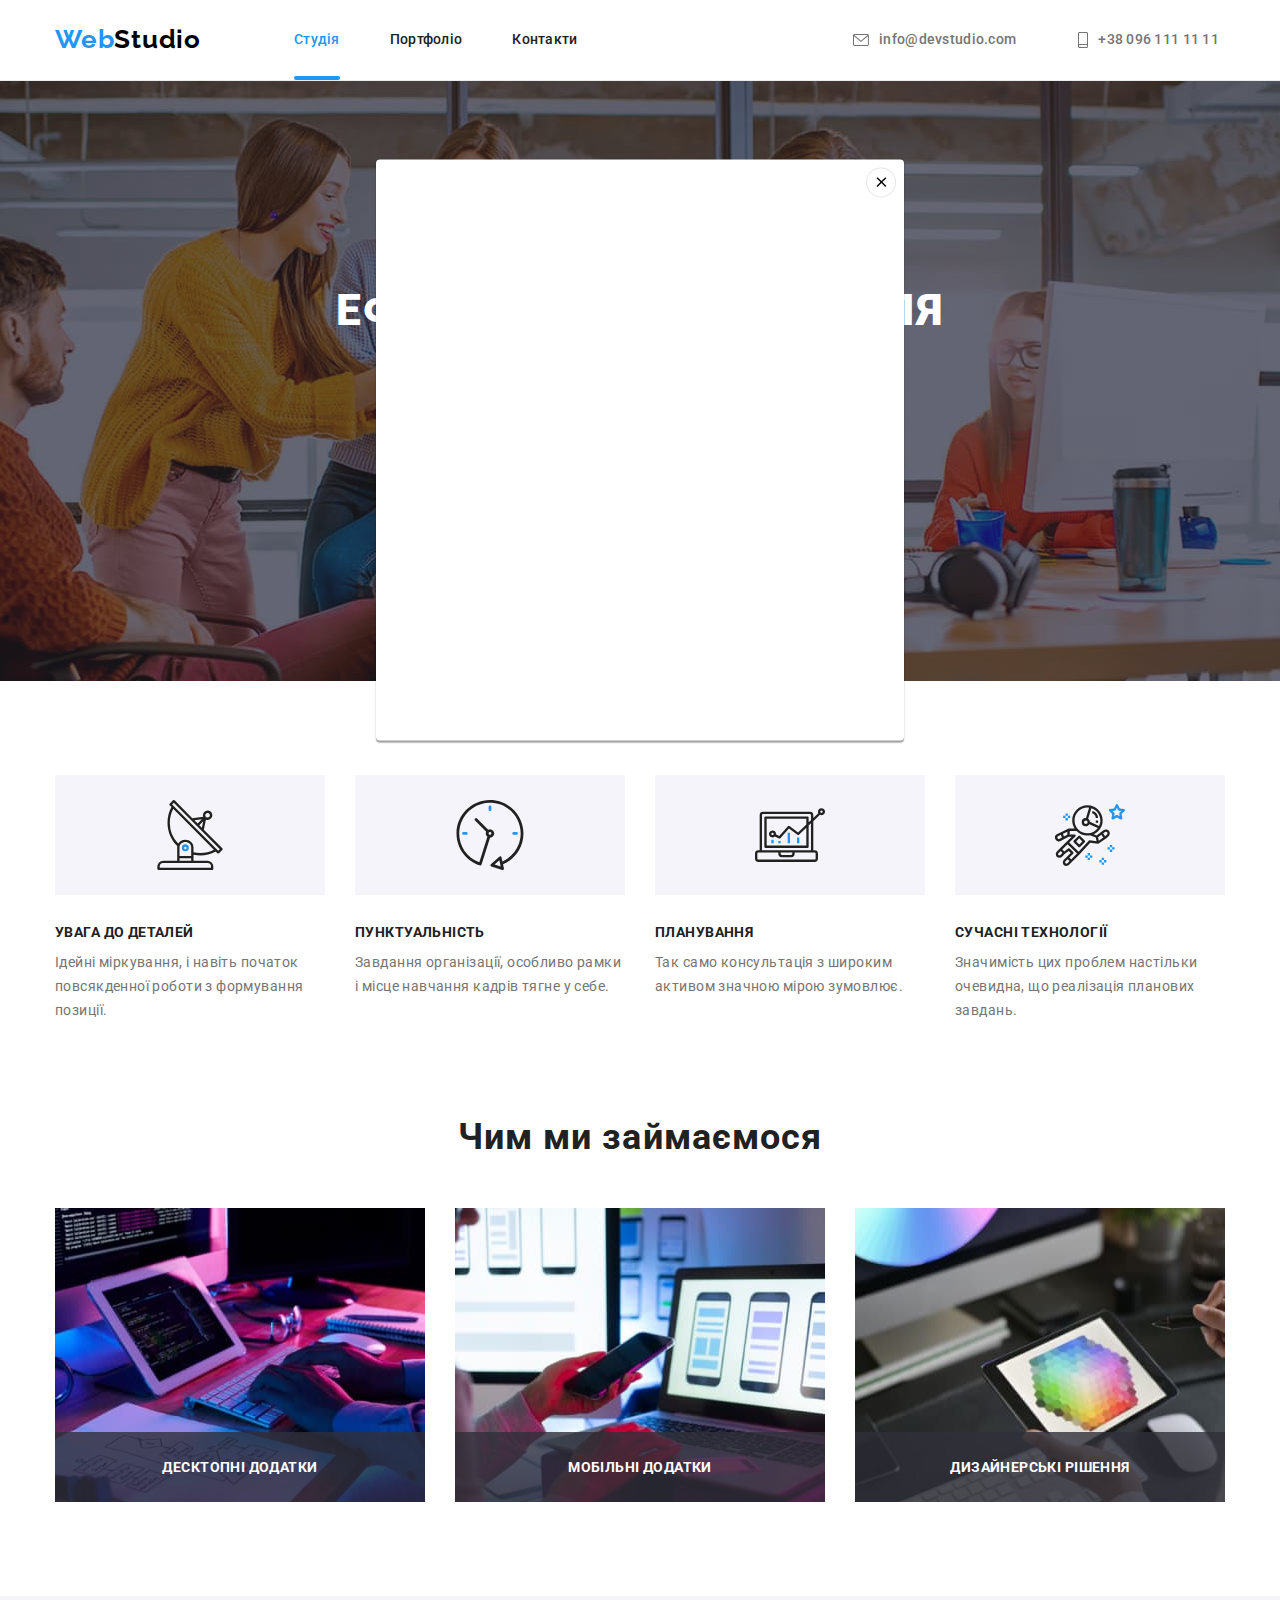
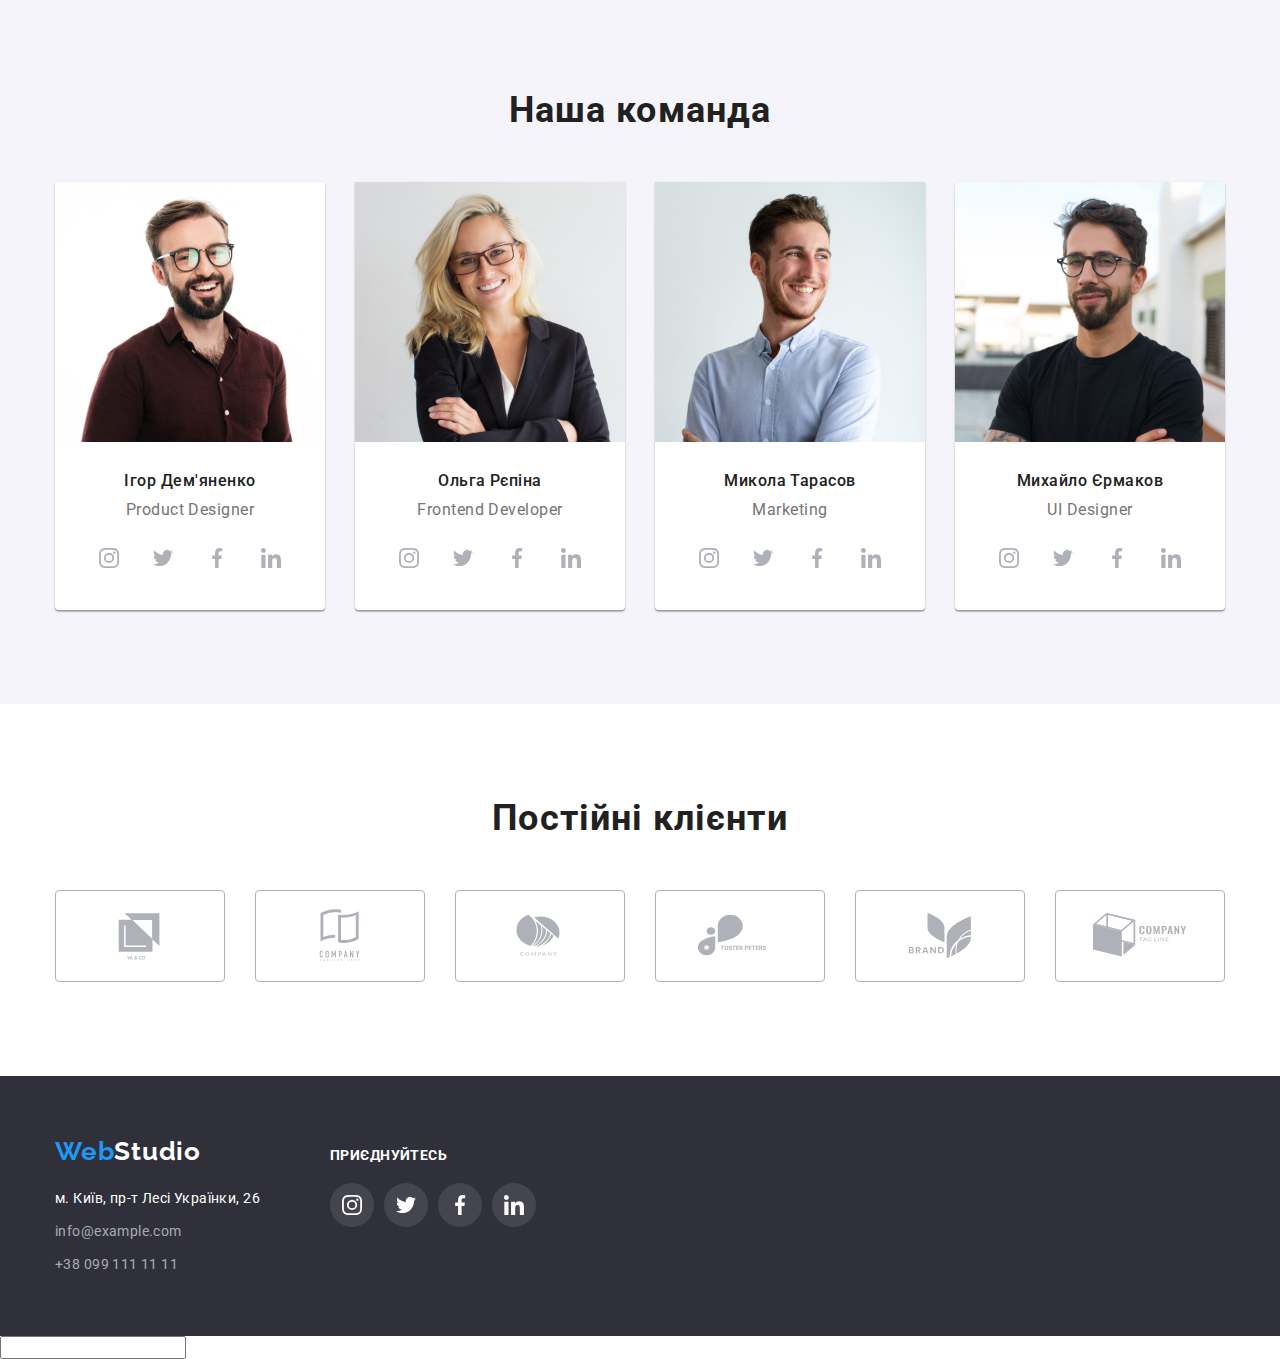
<file: index.html>
<!DOCTYPE html>
<html lang="uk">
  <head>
    <meta charset="UTF-8" />
    <meta http-equiv="X-UA-Compatible" content="IE=edge" />
    <meta name="viewport" content="width=device-width, initial-scale=1.0" />
    <link rel="preconnect" href="https://fonts.googleapis.com" />
    <link rel="preconnect" href="https://fonts.gstatic.com" crossorigin />
    <link
      href="https://fonts.googleapis.com/css2?family=Oleo+Script&family=Raleway:wght@700&family=Roboto:wght@400;500;700;900&display=swap"
      rel="stylesheet"
    />
    <link
      rel="stylesheet"
      href="https://cdnjs.cloudflare.com/ajax/libs/modern-normalize/0.6.0/modern-normalize.min.css"
    />
    <!--<link
      rel="stylesheet"
      href="https://cdnjs.cloudflare.com/ajax/libs/animate.css/4.1.1/animate.min.css"
    />
    <link href="https://unpkg.com/aos@2.3.1/dist/aos.css" rel="stylesheet" />-->

    <link rel="stylesheet" href="./css/styles.css" />
    <title>WebStudio</title>
  </head>
  <!--Hero-->
  <body>
    <header class="header">
      <div class="container main-nav">
        <nav class="site-nav">
          <a class="site-logo" href="index.html" lang="en"
            ><span class="current">Web</span>Studio</a
          >
          <ul class="site-nav list">
            <li class="nav-item">
              <a href="./index.html" class="link nav-link active"
                ><span class="current-item">Студія</span></a
              >
            </li>
            <li class="nav-item">
              <a href="./portfolio.html" class="link nav-link">Портфоліо</a>
            </li>
            <li class="nav-item">
              <a href="#" class="link nav-link">Контакти</a>
            </li>
          </ul>
        </nav>
        <ul class="contact list">
          <li class="contact-type">
            <a class="contact-mail link" href="mailto:info@devstudio.com">
              <svg class="contact-mail-icon" width="16" height="12">
                <use href="./images/symbol-defs icons.svg#icon-envelope"></use>
              </svg>
              info@devstudio.com</a
            >
          </li>
          <li class="contact-type">
            <a class="contact-tel link" href="tel:+380961111111">
              <svg class="contact-tel-icon" width="10" height="16">
                <use href="./images/symbol-defs icons.svg#icon-smartphone"></use>
              </svg>
              +38 096 111 11 11</a
            >
          </li>
        </ul>
      </div>
    </header>
    <main>
      <section class="section-title">
        <div class="container-title">
          <h1 class="main-title">Ефективні рішення для вашого бізнесу</h1>
          <button type="button" class="button" data-modal-open>Замовити послугу</button>
        </div>
      </section>
      <section class="section">
        <div class="container">
          <h2 class="vissually-hidden">Особливості</h2>
          <ul class="feature list">
            <li class="feature-list icon-antenna">
              <div class="icons">
                <svg class="feature-icon" width="70" height="70">
                  <use href="./images/symbol-defs icons.svg#icon-antenna"></use>
                </svg>
              </div>
              <h3 class="title">Увага до деталей</h3>
              <p class="text">
                Ідейні міркування, і навіть початок повсякденної роботи з формування позиції.
              </p>
            </li>
            <li class="feature-list icon-clock">
              <div class="icons">
                <svg class="feature-icon" width="70" height="70">
                  <use href="./images/symbol-defs icons.svg#icon-clock"></use>
                </svg>
              </div>
              <h3 class="title">Пунктуальність</h3>
              <p class="text">
                Завдання організації, особливо рамки і місце навчання кадрів тягне у себе.
              </p>
            </li>
            <li class="feature-list icon-diagram">
              <div class="icons">
                <svg class="feature-icon" width="70" height="70">
                  <use href="./images/symbol-defs icons.svg#icon-diagram"></use>
                </svg>
              </div>
              <h3 class="title">ПЛАНУВАННЯ</h3>
              <p class="text">Так само консультація з широким активом значною мірою зумовлює.</p>
            </li>
            <li class="feature-list icon-astronaut">
              <div class="icons">
                <svg class="feature-icon" width="70" height="70">
                  <use href="./images/symbol-defs icons.svg#icon-astronaut"></use>
                </svg>
              </div>
              <h3 class="title">СУЧАСНІ ТЕХНОЛОГІЇ</h3>
              <p class="text">
                Значимість цих проблем настільки очевидна, що реалізація планових завдань.
              </p>
            </li>
          </ul>
        </div>
      </section>
      <section class="section-work">
        <div class="container">
          <h2 class="about-work">Чим ми займаємося</h2>
          <ul class="work-item list">
            <li class="work-list item">
              <div class="title-label">
                <img src="./images/box1.jpg" alt="box1" width="370" />
                <p class="text-label">Десктопні додатки</p>
              </div>
            </li>
            <li class="work-list item">
              <div class="title-label">
                <img src="./images/box2.jpg" alt="box2" width="370" />
                <p class="text-label">Мобільні додатки</p>
              </div>
            </li>
            <li class="work-list item">
              <div class="title-label">
                <img src="./images/box3.jpg" alt="box2" width="370" />
                <p class="text-label">Дизайнерські рішення</p>
              </div>
            </li>
          </ul>
        </div>
      </section>
      <!--Our team-->
      <section class="team">
        <div class="container">
          <h2 class="team-tittle">Наша команда</h2>
          <ul class="team-list list">
            <li class="team-item">
              <img src="./images/Игорь1.jpg" alt="Игорь Демьяненко Product Designer" width="270" />
              <div class="team-list-item">
                <h3 class="about-name">Ігор Дем'яненко</h3>
                <p class="position">Product Designer</p>
                <ul class="team-soc list">
                  <li class="team-soc-item">
                    <a href="" class="team-soc-link link">
                      <svg class="team-soc-icon" width="20" height="20">
                        <use href="./images/symbol-defs icons.svg#icon-instagrams"></use>
                      </svg>
                    </a>
                  </li>
                  <li class="team-soc-item">
                    <a href="" class="team-soc-link link">
                      <svg class="team-soc-icon" width="20" height="20">
                        <use href="./images/symbol-defs icons.svg#icon-twitter"></use>
                      </svg>
                    </a>
                  </li>
                  <li class="team-soc-item">
                    <a href="" class="team-soc-link link">
                      <svg class="team-soc-icon" width="20" height="20">
                        <use href="./images/symbol-defs icons.svg#icon-facebook"></use>
                      </svg>
                    </a>
                  </li>
                  <li class="team-soc-item">
                    <a href="" class="team-soc-link link">
                      <svg class="team-soc-icon" width="20" height="20">
                        <use href="./images/symbol-defs icons.svg#icon-inline"></use>
                      </svg>
                    </a>
                  </li>
                </ul>
              </div>
            </li>
            <li class="team-item">
              <img src="./images/Ольга1.jpg" alt="Ольга Репина Frontend Developer" width="270" />
              <div class="team-list-item">
                <h3 class="about-name">Ольга Рєпіна</h3>
                <p class="position">Frontend Developer</p>
                <ul class="team-soc list">
                  <li class="team-soc-item">
                    <a href="" class="team-soc-link link">
                      <svg class="team-soc-icon" width="20" height="20">
                        <use href="./images/symbol-defs icons.svg#icon-instagrams"></use>
                      </svg>
                    </a>
                  </li>
                  <li class="team-soc-item">
                    <a href="" class="team-soc-link link">
                      <svg class="team-soc-icon" width="20" height="20">
                        <use href="./images/symbol-defs icons.svg#icon-twitter"></use>
                      </svg>
                    </a>
                  </li>
                  <li class="team-soc-item">
                    <a href="" class="team-soc-link link">
                      <svg class="team-soc-icon" width="20" height="20">
                        <use href="./images/symbol-defs icons.svg#icon-facebook"></use>
                      </svg>
                    </a>
                  </li>
                  <li class="team-soc-item">
                    <a href="" class="team-soc-link link">
                      <svg class="team-soc-icon" width="20" height="20">
                        <use href="./images/symbol-defs icons.svg#icon-inline"></use>
                      </svg>
                    </a>
                  </li>
                </ul>
              </div>
            </li>
            <li class="team-item">
              <img src="./images/Николай1.jpg" alt="Николай Тарасов Marketing" width="270" />
              <div class="team-list-item">
                <h3 class="about-name">Микола Тарасов</h3>
                <p class="position">Marketing</p>
                <ul class="team-soc list">
                  <li class="team-soc-item">
                    <a href="" class="team-soc-link link">
                      <svg class="team-soc-icon" width="20" height="20">
                        <use href="./images/symbol-defs icons.svg#icon-instagrams"></use>
                      </svg>
                    </a>
                  </li>
                  <li class="team-soc-item">
                    <a href="" class="team-soc-link link">
                      <svg class="team-soc-icon" width="20" height="20">
                        <use href="./images/symbol-defs icons.svg#icon-twitter"></use>
                      </svg>
                    </a>
                  </li>
                  <li class="team-soc-item">
                    <a href="" class="team-soc-link link">
                      <svg class="team-soc-icon" width="20" height="20">
                        <use href="./images/symbol-defs icons.svg#icon-facebook"></use>
                      </svg>
                    </a>
                  </li>
                  <li class="team-soc-item">
                    <a href="" class="team-soc-link link">
                      <svg class="team-soc-icon" width="20" height="20">
                        <use href="./images/symbol-defs icons.svg#icon-inline"></use>
                      </svg>
                    </a>
                  </li>
                </ul>
              </div>
            </li>
            <li class="team-item">
              <img src="./images/Михаил1.jpg" alt="Михаил Ермаков UI Designer" width="270" />
              <div class="team-list-item">
                <h3 class="about-name">Михайло Єрмаков</h3>
                <p class="position">UI Designer</p>
                <ul class="team-soc list">
                  <li class="team-soc-item">
                    <a href="" class="team-soc-link link">
                      <svg class="team-soc-icon" width="20" height="20">
                        <use href="./images/symbol-defs icons.svg#icon-instagrams"></use>
                      </svg>
                    </a>
                  </li>
                  <li class="team-soc-item">
                    <a href="" class="team-soc-link link">
                      <svg class="team-soc-icon" width="20" height="20">
                        <use href="./images/symbol-defs icons.svg#icon-twitter"></use>
                      </svg>
                    </a>
                  </li>
                  <li class="team-soc-item">
                    <a href="" class="team-soc-link link">
                      <svg class="team-soc-icon" width="20" height="20">
                        <use href="./images/symbol-defs icons.svg#icon-facebook"></use>
                      </svg>
                    </a>
                  </li>
                  <li class="team-soc-item">
                    <a href="" class="team-soc-link link">
                      <svg class="team-soc-icon" width="20" height="20">
                        <use href="./images/symbol-defs icons.svg#icon-inline"></use>
                      </svg>
                    </a>
                  </li>
                </ul>
              </div>
            </li>
          </ul>
        </div>
      </section>
      <section class="section">
        <div class="container">
          <h2 class="customers-title">Постійні клієнти</h2>
          <ul class="customers-list list">
            <li class="customers-item">
              <a href="#" class="clients-link link">
                <svg class="clients-icon" width="106" height="60">
                  <use href="./images/symbol-defs icons.svg#icon-Logo"></use>
                </svg>
              </a>
            </li>
            <li class="customers-item">
              <a href="#" class="clients-link link">
                <svg class="clients-icon" width="106" height="60">
                  <use href="./images/symbol-defs icons.svg#icon-Logocompany"></use>
                </svg>
              </a>
            </li>
            <li class="customers-item">
              <a href="#" class="clients-link link">
                <svg class="clients-icon" width="106" height="60">
                  <use href="./images/symbol-defs icons.svg#icon-Logo-camp"></use>
                </svg>
              </a>
            </li>
            <li class="customers-item">
              <a href="#" class="clients-link link">
                <svg class="clients-icon" width="106" height="60">
                  <use href="./images/symbol-defs icons.svg#icon-Foster"></use>
                </svg>
              </a>
            </li>
            <li class="customers-item">
              <a href="#" class="clients-link link">
                <svg class="clients-icon" width="106" height="60">
                  <use href="./images/symbol-defs icons.svg#icon-Brand"></use>
                </svg>
              </a>
            </li>
            <li class="customers-item">
              <a href="#" class="clients-link link">
                <svg class="clients-icon" width="106" height="60">
                  <use href="./images/symbol-defs icons.svg#icon-Tag-line"></use>
                </svg>
              </a>
            </li>
          </ul>
        </div>
      </section>
    </main>
    <!--Contacts-->
    <footer class="footer">
      <div class="container container-footer">
        <div class="container-contacts">
          <a class="site-logo-footer" href="index.html"
            ><span class="current">Web</span><span class="secondary-current">Studio</span></a
          >
          <address class="adress">
            <ul class="adress-list list">
              <li class="adress-item">
                <a
                  class="street"
                  href="https://www.google.com/maps/d/embed?mid=10uSM3H-mIU3GznYo2szRIEphczw&hl=en_US&ehbc=2E312F"
                  target="_blank"
                  rel="noopener noreferrer"
                  >м. Київ, пр-т Лесі Українки, 26</a
                >
              </li>
              <li class="adress-item">
                <a class="contacts" href="mailto:info@example.com">info@example.com</a>
              </li>
              <li class="adress-item">
                <a class="contacts" href="tel:+380991111111">+38 099 111 11 11</a>
              </li>
            </ul>
          </address>
        </div>
        <div class="container-social">
          <p class="social-text">Приєднуйтесь</p>
          <ul class="social-list list">
            <li class="soc-item link">
              <a href="@" class="soc-link">
                <svg class="soc-icon" width="20" height="20">
                  <use href="./images/symbol-defs icons.svg#icon-instagram"></use>
                </svg>
              </a>
            </li>
            <li class="soc-item link">
              <a href="@" class="soc-link">
                <svg class="soc-icon" width="20" height="20">
                  <use href="./images/symbol-defs icons.svg#icon-Twit"></use>
                </svg>
              </a>
            </li>
            <li class="soc-item link">
              <a href="@" class="soc-link">
                <svg class="soc-icon" width="20" height="20">
                  <use href="./images/symbol-defs icons.svg#icon-faceb"></use>
                </svg>
              </a>
            </li>
            <li class="soc-item link">
              <a href="@" class="soc-link">
                <svg class="soc-icon" width="20" height="20">
                  <use href="./images/symbol-defs icons.svg#icon-Linked"></use>
                </svg>
              </a>
            </li>
          </ul>
        </div>
      </div>
    </footer>
    <form><input type="" name="/></form>
    <div class="backdrop is-hidden" data-modal>
      <div class="modal">
        <button type="button" class="modal-close" data-modal-close>
          <svg class="close-icon" width="18" height="18">
            <use href="./images/symbol-defs icons.svg#icon-close-black"></use>
          </svg>
        </button>
      </div>
    </div>
    <script src="./js/modal.js"></script>
    <script src="https://unpkg.com/aos@2.3.1/dist/aos.js"></script>
    <!--<script>
      AOS.init();
    </script>-->
  </body>
</html>
</file>
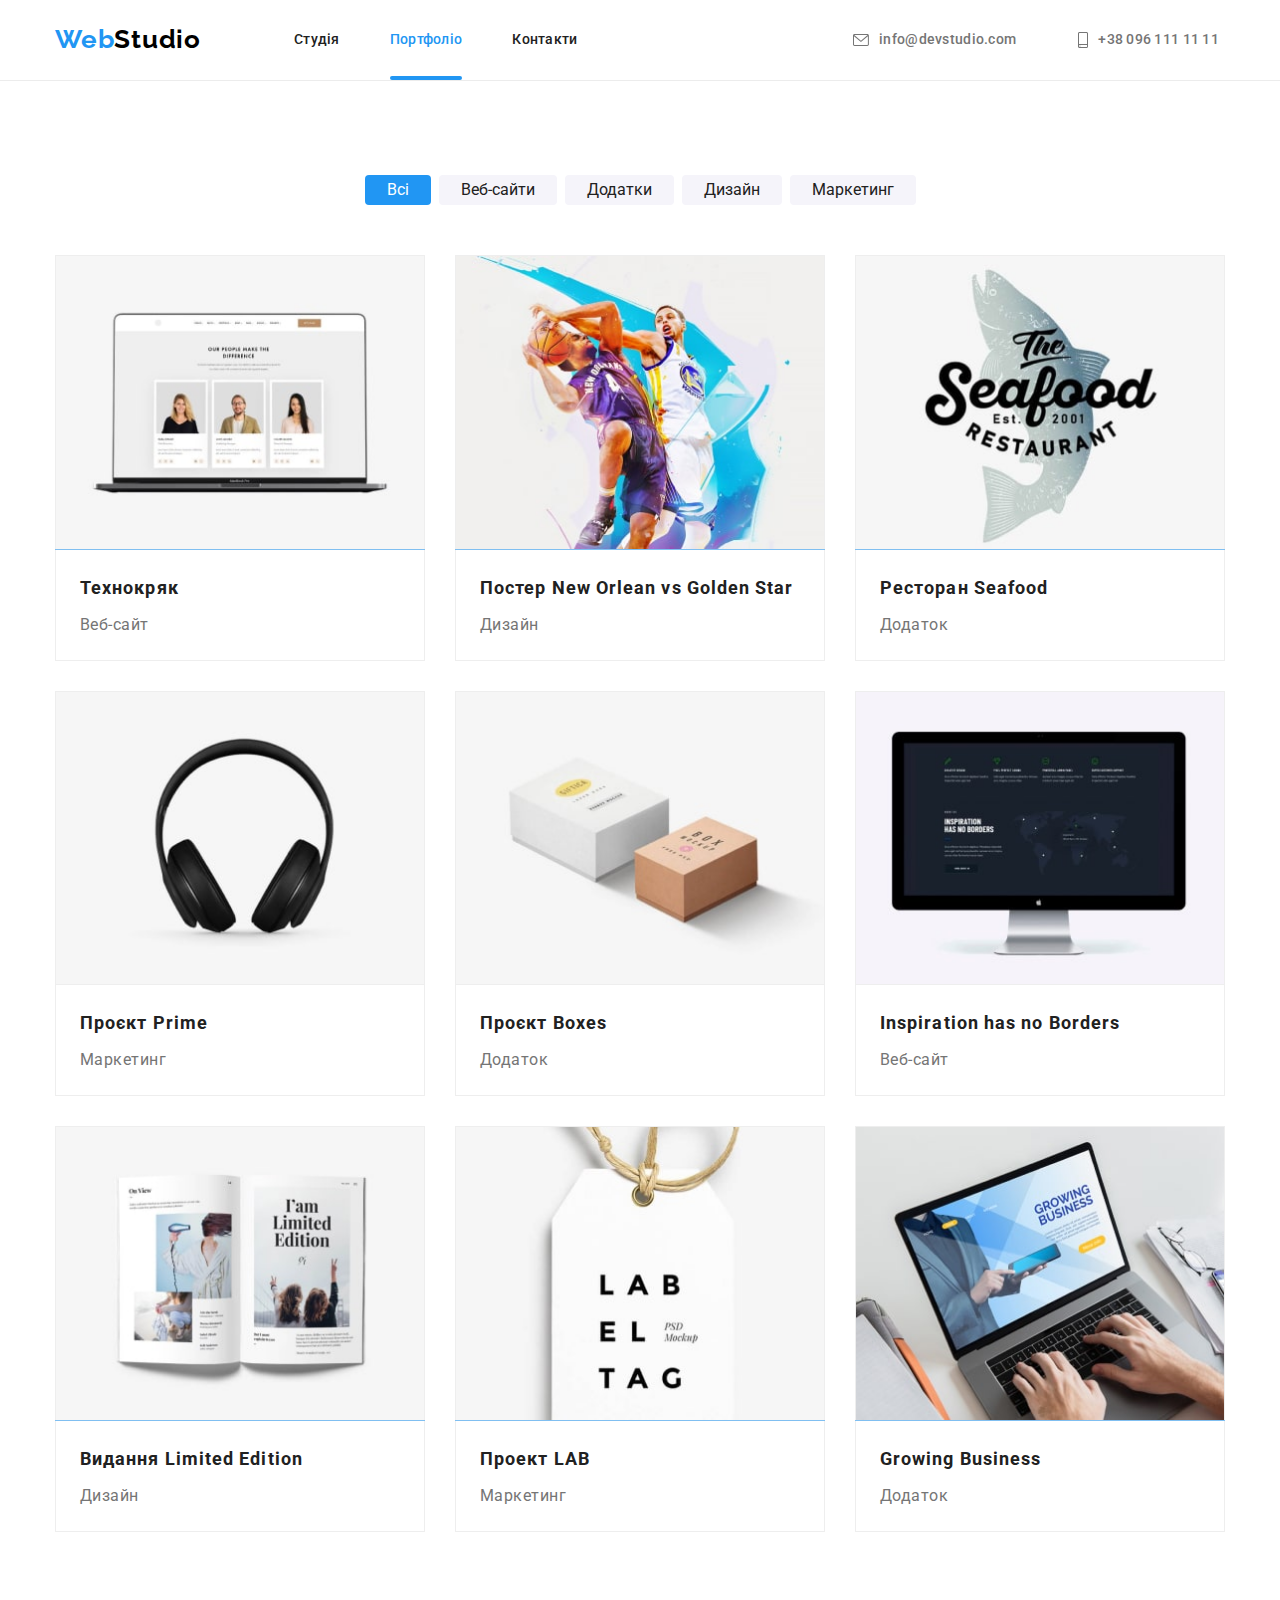
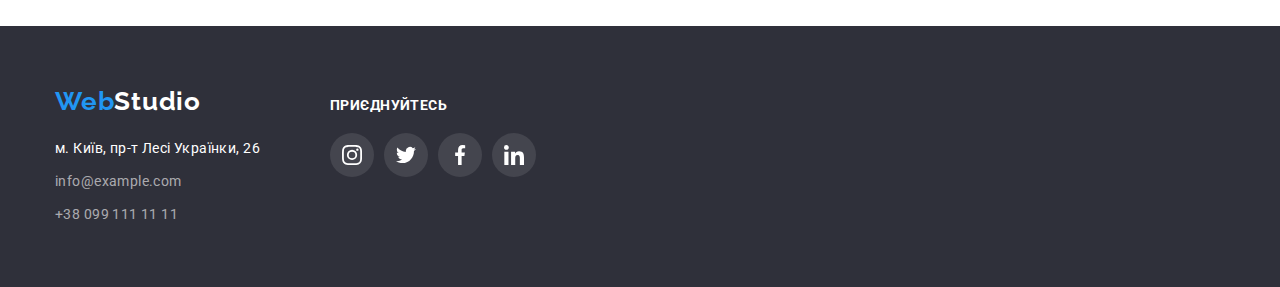
<file: portfolio.html>
<!DOCTYPE html>
<html lang="uk">
  <head>
    <meta charset="UTF-8" />
    <meta http-equiv="X-UA-Compatible" content="IE=edge" />
    <meta name="viewport" content="width=device-width, initial-scale=1.0" />
    <link rel="preconnect" href="https://fonts.googleapis.com" />
    <link rel="preconnect" href="https://fonts.gstatic.com" crossorigin />
    <link
      href="https://fonts.googleapis.com/css2?family=Oleo+Script&family=Raleway:wght@700&family=Roboto:wght@400;500;700;900&display=swap"
      rel="stylesheet"
    />
    <link
      rel="stylesheet"
      href="https://cdnjs.cloudflare.com/ajax/libs/modern-normalize/0.6.0/modern-normalize.min.css"
    />
    <link
      rel="stylesheet"
      href="https://cdnjs.cloudflare.com/ajax/libs/animate.css/4.1.1/animate.min.css"
    />
    <link rel="stylesheet" href="./css/styles.css" />
    <title>Portfolio</title>
  </head>
  <!--Hero-->
  <body>
    <header class="header">
      <div class="container main-nav">
        <nav class="site-nav">
          <a class="site-logo" href="index.html" lang="en"
            ><span class="current">Web</span>Studio</a
          >
          <ul class="site-nav list">
            <li class="nav-item">
              <a href="./index.html" class="link nav-link">Студія</a>
            </li>
            <li class="nav-item">
              <a href="./portfolio.html" class="link nav-link active"
                ><span class="current-item">Портфоліо</span></a
              >
            </li>
            <li class="nav-item">
              <a href="#" class="link nav-link">Контакти</a>
            </li>
          </ul>
        </nav>
        <ul class="contact list">
          <li class="contact-type">
            <a class="contact-mail link" href="mailto:info@devstudio.com">
              <svg class="contact-mail-icon" width="16" height="12">
                <use href="./images/symbol-defs icons.svg#icon-envelope"></use></svg
              >info@devstudio.com</a
            >
          </li>
          <li class="contact-type">
            <a class="contact-tel link" href="tel:+380961111111">
              <svg class="contact-tel-icon" width="10" height="16">
                <use href="./images/symbol-defs icons.svg#icon-smartphone"></use>
              </svg>
              +38 096 111 11 11</a
            >
          </li>
        </ul>
      </div>
    </header>
    <main>
      <section class="section">
        <div class="container">
          <h2 class="vissually-hidden">Наш портфоліо</h2>
          <ul class="filter list">
            <li class="filter-item">
              <button class="button-filter-all" type="button">Всі</button>
            </li>
            <li class="filter-item">
              <button class="button-filter" type="button">Веб-сайти</button>
            </li>
            <li class="filter-item">
              <button class="button-filter" type="button">Додатки</button>
            </li>
            <li class="filter-item">
              <button class="button-filter" type="button">Дизайн</button>
            </li>
            <li class="filter-item">
              <button class="button-filter" type="button">Маркетинг</button>
            </li>
          </ul>
          <ul class="project list">
            <li class="project-list">
              <a class="project-img" href="#">
                <div class="project-top-list">
                  <img class="img" src="images/photo1.jpg" alt="працівники фірми" width="370" />
                  <p class="top-text">
                    Ресурс пропонує комплексні пропозиції з різним рівнем функціоналу та сервісів.
                    Все це дозволить відвідувачу отримати вичерпні відомості про компанію чи
                    приватну особу.
                  </p>
                </div>
                <div class="project-list-title">
                  <h2 class="project-title">Технокряк</h2>
                  <p class="project-text">Веб-сайт</p>
                </div>
              </a>
            </li>
            <li class="project-list">
              <a class="project-img" href="#">
                <div class="project-top-list">
                  <img class="img" src="images/photo2.jpg" alt="баскетболісти" width="370" />
                  <p class="top-text">
                    Ресурс пропонує комплексні пропозиції з різним рівнем функціоналу та сервісів.
                    Все це дозволить відвідувачу отримати вичерпні відомості про компанію чи
                    приватну особу.
                  </p>
                </div>
                <div class="project-list-title">
                  <h2 class="project-title">Постер New Orlean vs Golden Star</h2>
                  <p class="project-text">Дизайн</p>
                </div>
              </a>
            </li>
            <li class="project-list">
              <a class="project-img" href="#">
                <div class="project-top-list">
                  <img class="img" src="images/photo3.jpg" alt="ресторан Seafood" width="370" />
                  <p class="top-text">
                    Ресурс пропонує комплексні пропозиції з різним рівнем функціоналу та сервісів.
                    Все це дозволить відвідувачу отримати вичерпні відомості про компанію чи
                    приватну особу.
                  </p>
                </div>
                <div class="project-list-title">
                  <h2 class="project-title">Ресторан Seafood</h2>
                  <p class="project-text">Додаток</p>
                </div>
              </a>
            </li>
            <li class="project-list">
              <a class="project-img" href="#"
                ><div class="project-top-list">
                  <img class="img" src="images/photo4.jpg" alt="навушники" width="370" />
                  <p class="top-text">
                    Ресурс пропонує комплексні пропозиції з різним рівнем функціоналу та сервісів.
                    Все це дозволить відвідувачу отримати вичерпні відомості про компанію чи
                    приватну особу.
                  </p>
                </div>
                <div class="project-list-title">
                  <h2 class="project-title">Проєкт Prime</h2>
                  <p class="project-text">Маркетинг</p>
                </div>
              </a>
            </li>
            <li class="project-list">
              <a class="project-img" href="#">
                <div class="project-top-list">
                  <img class="img" src="images/photo5.jpg" alt="коробки" width="370" />
                  <p class="top-text">
                    Ресурс пропонує комплексні пропозиції з різним рівнем функціоналу та сервісів.
                    Все це дозволить відвідувачу отримати вичерпні відомості про компанію чи
                    приватну особу.
                  </p>
                </div>
                <div class="project-list-title">
                  <h2 class="project-title">Проєкт Boxes</h2>
                  <p class="project-text">Додаток</p>
                </div>
              </a>
            </li>
            <li class="project-list">
              <a class="project-img" href="#">
                <div class="project-top-list">
                  <img class="img" src="images/photo6.jpg" alt="монітор" width="370" />
                  <p class="top-text">
                    Ресурс пропонує комплексні пропозиції з різним рівнем функціоналу та сервісів.
                    Все це дозволить відвідувачу отримати вичерпні відомості про компанію чи
                    приватну особу.
                  </p>
                </div>
                <div class="project-list-title">
                  <h2 class="project-title">Inspiration has no Borders</h2>
                  <p class="project-text">Веб-сайт</p>
                </div>
              </a>
            </li>
            <li class="project-list">
              <a class="project-img" href="#">
                <div class="project-top-list">
                  <img class="img" src="images/photo7.jpg" alt="журнал" width="370" />
                  <p class="top-text">
                    Ресурс пропонує комплексні пропозиції з різним рівнем функціоналу та сервісів.
                    Все це дозволить відвідувачу отримати вичерпні відомості про компанію чи
                    приватну особу.
                  </p>
                </div>
                <div class="project-list-title">
                  <h2 class="project-title">Видання Limited Edition</h2>
                  <p class="project-text">Дизайн</p>
                </div>
              </a>
            </li>
            <li class="project-list">
              <a class="project-img" href="#">
                <div class="project-top-list">
                  <img class="img" src="images/photo8.jpg" alt="ярлик" width="370" />
                  <p class="top-text">
                    Ресурс пропонує комплексні пропозиції з різним рівнем функціоналу та сервісів.
                    Все це дозволить відвідувачу отримати вичерпні відомості про компанію чи
                    приватну особу.
                  </p>
                </div>
                <div class="project-list-title">
                  <h2 class="project-title">Проект LAB</h2>
                  <p class="project-text">Маркетинг</p>
                </div>
              </a>
            </li>
            <li class="project-list">
              <a class="project-img" href="#">
                <div class="project-top-list">
                  <img class="img" src="images/photo9.jpg" alt="ноутбук" width="370" />
                  <p class="top-text">
                    Ресурс пропонує комплексні пропозиції з різним рівнем функціоналу та сервісів.
                    Все це дозволить відвідувачу отримати вичерпні відомості про компанію чи
                    приватну особу.
                  </p>
                </div>
                <div class="project-list-title">
                  <h2 class="project-title">Growing Business</h2>
                  <p class="project-text">Додаток</p>
                </div>
              </a>
            </li>
          </ul>
        </div>
      </section>
    </main>
    <footer class="footer">
      <div class="container container-footer">
        <div class="container-contacts">
          <a class="site-logo-footer" href="index.html"
            ><span class="current">Web</span><span class="secondary-current">Studio</span></a
          >
          <address class="adress">
            <ul class="adress-list list">
              <li class="adress-item">
                <a
                  class="street"
                  href="https://www.google.com/maps/d/embed?mid=10uSM3H-mIU3GznYo2szRIEphczw&hl=en_US&ehbc=2E312F"
                  target="_blank"
                  rel="noopener noreferrer"
                  >м. Київ, пр-т Лесі Українки, 26</a
                >
              </li>
              <li class="adress-item">
                <a class="contacts" href="mailto:info@example.com">info@example.com</a>
              </li>
              <li class="adress-item">
                <a class="contacts" href="tel:+380991111111">+38 099 111 11 11</a>
              </li>
            </ul>
          </address>
        </div>
        <div class="container-social">
          <p class="social-text">Приєднуйтесь</p>
          <ul class="social-list list">
            <li class="soc-item link">
              <a href="@" class="soc-link">
                <svg class="soc-icon" width="20" height="20">
                  <use href="./images/symbol-defs icons.svg#icon-instagram"></use>
                </svg>
              </a>
            </li>
            <li class="soc-item link">
              <a href="@" class="soc-link">
                <svg class="soc-icon" width="20" height="20">
                  <use href="./images/symbol-defs icons.svg#icon-Twit"></use>
                </svg>
              </a>
            </li>
            <li class="soc-item link">
              <a href="@" class="soc-link">
                <svg class="soc-icon" width="20" height="20">
                  <use href="./images/symbol-defs icons.svg#icon-faceb"></use>
                </svg>
              </a>
            </li>
            <li class="soc-item link">
              <a href="@" class="soc-link">
                <svg class="soc-icon" width="20" height="20">
                  <use href="./images/symbol-defs icons.svg#icon-Linked"></use>
                </svg>
              </a>
            </li>
          </ul>
        </div>
      </div>
    </footer>
  </body>
</html>
</file>
<file: css/styles.css>
:root {
  /* Fonts */
  --main-font-family: 'Roboto', sans-serif;
  --secondary-font-family: 'Raleway', sans-serif;
  /* Colors */
  --main-dark-color: #000;
  --main-light-color: #fff;
  --current-color: #2196f3;
  --secondary-color: #757575;
  --main-color: #212121;
  --border-color: #2f303a;
  --badge-bg-color: #f5f4fa;
  --transition-timing-function: cubic-bezier(0.4, 0, 0.2, 1);
}

body {
  font-family: var(--main-font-family);
  letter-spacing: 0.03em;
  font-size: 14px;
  font-weight: 700;
  line-height: 1.14;

  color: var(--main-color);
}

/* Common Styles */
.link {
  color: #212121;

  text-decoration: none;
}

.list {
  display: flex;
  padding: 0;
  margin: 0;

  list-style: none;
}

/* Header */
.header {
  border-bottom: 1px solid #ececec;
  background-color: var(--main-light-color);
}
.section {
  padding-top: 94px;
  padding-bottom: 94px;
}
.container {
  margin-left: auto;
  margin-right: auto;
  padding-left: 15px;
  padding-right: 15px;
  width: 1200px;
}
.header > .main-nav {
  display: flex;
  align-items: center;
}
.main-nav {
  display: flex;
  align-items: center;
}

.current {
  color: var(--current-color);

  font-family: var(--secondary-font-family);
  font-weight: 700;
  font-size: 26px;
  line-height: 1.19;
  letter-spacing: 0.03em;
}
.site-nav {
  display: flex;
}

.nav-item {
  margin-right: 50px;
}
.nav-item:last-child {
  margin-right: 0px;
}
.site-nav .current-item {
  color: var(--current-color);

  font-size: 14px;
  line-height: 1.14;
}

.site-nav > .site-logo {
  margin-right: 93px;
}
.site-logo {
  padding-top: 24px;
  padding-bottom: 25px;
  color: var(--main-dark-color);

  font-family: var(--secondary-font-family);
  font-weight: 700;
  font-size: 26px;
  line-height: 1.19;
  letter-spacing: 0.03em;
  text-align: left;
  text-decoration: none;
}
.site-nav .link {
  display: block;
  padding-top: 32px;
  padding-bottom: 32px;
}
.nav-link {
  color: var(--main-color);
  font-weight: 500;
  font-size: 14px;
  line-height: 1.14;
  letter-spacing: 0.02em;
  transition: color 250ms var(--transition-timing-function);
}
.active {
  position: relative;
}
.active::after {
  position: absolute;
  left: 0;
  bottom: 0;
  content: '';
  width: 100%;
  height: 4px;
  border-radius: 2px;
  background-color: var(--current-color);
}

.nav-link:hover,
.nav-link:focus {
  color: var(--current-color);
}
.contact .contact-type {
  display: flex;
  margin-right: 50px;
  color: var(--secondary-color);
  align-items: center;
  font-weight: 500;
  font-size: 14px;
  line-height: 1.14;
  letter-spacing: 0.02em;
  transition: color 250ms var(--transition-timing-function);
}

.contact {
  margin-left: auto;
}
.contact .contact-type:last-child {
  margin-right: 0px;
}
.contact-mail,
.contact-tel {
  display: flex;
  align-items: center;
  padding: 22px 6px;
  color: var(--secondary-color);

  font-weight: 500;
  font-size: 14px;
  line-height: 1.14;
  letter-spacing: 0.02em;
  transition: color 250ms var(--transition-timing-function);
}

.contact-mail:hover,
.contact-mail:focus {
  color: var(--current-color);
}
.contact-mail-icon {
  fill: currentColor;
  margin-right: 10px;
  background-position: center;
  background-size: contain;
}
.contact-mail-icon:hover,
.contact-mail-icon:focus {
  color: var(--current-color);
}
.contact-tel:hover,
.contact-tel:focus {
  color: var(--current-color);
}
.contact-tel-icon {
  fill: currentColor;
  margin-right: 10px;
  background-position: center;
  background-size: contain;
}
.contact-tel-icon:hover,
.contact-tel-icon:focus {
  color: var(--current-color);
}
/*Hero*/

.section-title {
  /*position: relative;*/
  max-width: 1600px;
  height: 600px;
  margin-left: auto;
  margin-right: auto;
  padding-top: 200px;
  padding-bottom: 200px;
  background-image: linear-gradient(rgba(47, 48, 58, 0.4), rgba(47, 48, 58, 0.4)),
    url(../images/hero.jpg);
  background-repeat: no-repeat;
  background-position: center;
  background-size: cover;
}

.container-title {
  margin-left: auto;
  margin-right: auto;
  margin-bottom: 0px;
  padding-left: 15px;
  padding-right: 15px;
  width: 1200px;
}

.main-title {
  max-width: 696px;
  margin-top: 0;
  margin-bottom: 30px;
  margin-left: auto;
  margin-right: auto;
  color: var(--main-light-color);

  font-family: var(--main-font-family);
  font-weight: 900;
  font-size: 44px;
  line-height: 1.36;
  letter-spacing: 0.06em;
  text-align: center;
  text-transform: uppercase;
}
.button {
  display: block;
  margin-left: auto;
  margin-right: auto;
  padding: 10px 32px;
  border-radius: 4px;
  min-width: 200px;
  text-align: center;
  border: none;

  background-color: var(--current-color);
  color: var(--main-light-color);

  cursor: pointer;
  font-family: inherit;
  transition: background-color 250ms var(--transition-timing-function);
}
.button:hover,
.button:focus {
  background-color: #188ce8;
}

.vissually-hidden {
  position: absolute;
  width: 1px;
  height: 1px;
  margin: -1px;
  border: 0;
  padding: 0;
  white-space: nowrap;
  clip-path: inset(100%);
  clip: rect(0 0 0 0);
  overflow: hidden;
}
/*Features*/
.feature-list {
  width: 270px;
}
/*.feature-list::before {
  display: block;
  content: '';
  height: 120px;
  background-color: var(--badge-bg-color);
  border-radius: 4px;
  background-size: contain;
  background-repeat: no-repeat;
  background-position: center;
}

.icon-antenna::before {
  background-image: url(../images/antenna.svg);
  height: 70px;
}

.icon-clock::before {
  background-image: url(../images/clock.svg);
  height: 70px;
}
.icon-diagram::before {
  background-image: url(../images/diagram.svg);
  height: 70px;
}
.icon-astronaut::before {
  background-image: url(../images/astronaut.svg);
  height: 70px;
}*/
.feature {
  gap: 30px;
}
.icons {
  display: flex;
  justify-content: center;
  align-items: center;
  width: 270px;
  height: 120px;
  background-color: var(--badge-bg-color);
}

.feature .title {
  margin-top: 30px;
  font-weight: 700;
  font-size: 14px;
  line-height: 1.14;
  letter-spacing: 0.03em;
  text-transform: uppercase;

  color: var(--main-color);
}

.title {
  margin-top: 0px;
  margin-bottom: 0px;
}
.feature .text {
  margin-top: 10px;
  margin-bottom: 0px;
  color: var(--secondary-color);

  font-weight: 400;
  font-size: 14px;
  line-height: 1.71;
  letter-spacing: 0.03em;
}

/*Work*/
.section-work {
  padding-top: 0px;
  padding-bottom: 94px;
}
.work-item {
  display: flex;
  column-gap: 30px;
  text-decoration: none;
}
.work-list {
  display: block;
}
.title-label {
  position: relative;
  bottom: 0;
}
.text-label {
  position: absolute;
  bottom: 0;
  padding-top: 27px;
  padding-bottom: 27px;
  margin: 0;
  height: 70px;
  width: 370px;

  font-size: 14px;
  line-height: 16px;
  text-align: center;
  letter-spacing: 0.03em;
  text-transform: uppercase;

  color: var(--main-light-color);
  background: rgba(47, 48, 58, 0.8);
}
.about-work {
  margin-top: 0px;
  margin-bottom: 50px;

  color: var(--main-color);

  font-weight: 700;
  font-size: 36px;
  line-height: 1.16;
  text-align: center;
  letter-spacing: 0.03em;
}
img {
  display: block;
}
/*Our team*/

.team {
  padding-top: 94px;
  padding-bottom: 94px;

  background-color: var(--badge-bg-color);
}

.team-tittle {
  margin-top: 0;
  margin-bottom: 50px;

  color: var(--main-color);

  font-size: 36px;
  line-height: 1.16;
  text-align: center;
  letter-spacing: 0.03em;
}

.team-list {
  display: flex;
  column-gap: 30px;
}
.team-item {
  background-color: var(--main-light-color);
  width: calc((100% - 60px) / 3);
  box-shadow: 0px 1px 3px rgba(0, 0, 0, 0.12), 0px 1px 1px rgba(0, 0, 0, 0.14),
    0px 2px 1px rgba(0, 0, 0, 0.2);
  border-radius: 0px 0px 4px 4px;
}
.team-list-item {
  padding-top: 30px;
  padding-bottom: 30px;
}
.about-name {
  margin-top: 0px;
  margin-bottom: 10px;

  color: var(--main-color);

  font-weight: 500;
  font-size: 16px;
  line-height: 1.18;
  text-align: center;
  letter-spacing: 0.03em;
}
.position {
  margin: 0px;
  color: var(--secondary-color);

  font-weight: 400;
  font-size: 16px;
  line-height: 1.18;
  text-align: center;
  letter-spacing: 0.03em;
}
.team-soc {
  display: flex;
  justify-content: center;
  gap: 10px;
  margin-top: 16px;
}
.team-soc-link {
  width: 44px;
  height: 44px;
  border-radius: 50%;
  display: flex;
  align-items: center;
  justify-content: center;
  color: #afb1b8;
  transition: color 250ms var(--transition-timing-function),
    background-color 250ms var(--transition-timing-function);
}
.team-soc-item {
  width: 44px;
  height: 44px;
}
.team-soc-icon {
  fill: currentColor;
}
.team-soc-link:hover,
.team-soc-link:focus {
  background-color: var(--current-color);
  color: var(--main-light-color);
}

/*Clients*/
.customers-title {
  margin-top: 0px;
  margin-bottom: 50px;
  font-size: 36px;
  line-height: 1.16;
  text-align: center;
  letter-spacing: 0.03em;

  color: var(--main-color);
}
.customers-list {
  gap: 30px;
}
.clients-link {
  width: 170px;
  height: 92px;
  display: flex;
  align-items: center;
  justify-content: center;
  border: 1px solid #afb1b8;
  color: #afb1b8;
  border-radius: 4px;
  transition: border-color 250ms var(--transition-timing-function),
    color 250ms var(--transition-timing-function);
}
.clients-icon {
  fill: currentColor;
}

.clients-link:hover,
.clients-link:focus {
  border-color: var(--current-color);
  color: var(--current-color);
}
/*Contacts*/
.footer {
  padding-top: 60px;
  padding-bottom: 60px;
  background-color: var(--border-color);
}

.site-logo-footer {
  color: var(--main-dark-color);

  font-family: var(--secondary-font-family);
  font-weight: 700;
  font-size: 26px;
  line-height: 1.19;
  letter-spacing: 0.03em;
  text-align: left;
  text-decoration: none;
}
.secondary-current {
  color: var(--main-light-color);

  font-family: 'Raleway';
  font-weight: 700;
  font-size: 26px;
  line-height: 1.19;
  letter-spacing: 0.03em;
}
.adress {
  margin-top: 20px;

  font-style: normal;
}
.adress-list {
  display: block;
  flex-direction: column;
}
.adress-item {
  margin-bottom: 9px;
}
.adress-item:last-child {
  margin-bottom: 0px;
}
.street {
  color: var(--main-light-color);

  font-weight: 400;
  font-size: 14px;
  line-height: 1.71;
  letter-spacing: 0.03em;
  text-decoration: none;
}
.contacts {
  color: rgba(255, 255, 255, 0.6);

  font-weight: 400;
  font-size: 14px;
  line-height: 1.71;
  letter-spacing: 0.03em;
  text-decoration: none;
}
.container-footer {
  display: flex;
  align-items: baseline;
}
.container-social {
  width: 206px;
  margin-left: 70px;
}

.social-text {
  margin-top: 0px;
  margin-bottom: 0px;
  width: 206px;
  font-size: 14px;
  line-height: 16px;
  letter-spacing: 0.03em;
  text-transform: uppercase;

  color: #ffffff;
}
.social-list {
  display: flex;
  gap: 10px;
  margin-top: 20px;
}
.soc-item {
  width: 44px;
  height: 44px;
}
.soc-link {
  width: 44px;
  height: 44px;
  border-radius: 50%;
  display: flex;
  align-items: center;
  justify-content: center;
  background: rgba(255, 255, 255, 0.1);
  transition: background-color 250ms var(--transition-timing-function);
}
.soc-link:hover,
.soc-link:focus {
  background-color: var(--current-color);
}
/* Portfolio*/

.filter {
  justify-content: center;
  margin-bottom: 50px;
}
.filter-item {
  display: block;
  margin-right: 8px;

  color: var(--main-color);

  font-weight: 500;
  font-size: 16px;
  line-height: 1.62;
}
.filter-item:last-child {
  margin-right: 0px;
}
.button-filter-all {
  padding: 6px 22px;
  text-align: center;
  border: none;
  color: var(--main-light-color);
  background-color: var(--current-color);
  cursor: pointer;
  border-radius: 4px;
  font-family: inherit;
  transition: box-shadow 250ms var(--transition-timing-function);
}
.button-filter-all:hover,
.button-filter-all:focus {
  box-shadow: 0px 3px 1px rgba(0, 0, 0, 0.1), 0px 1px 2px rgba(0, 0, 0, 0.08),
    0px 2px 2px rgba(0, 0, 0, 0.12);
}

.button-filter {
  padding: 6px 22px;
  border: none;
  cursor: pointer;
  font-family: inherit;
  border-radius: 4px;
  color: var(--main-color);
  background-color: var(--badge-bg-color);
  transition: color 250ms var(--transition-timing-function),
    background-color 250ms var(--transition-timing-function),
    box-shadow 250ms var(--transition-timing-function);
}
.button-filter:hover,
.button-filter:focus {
  border: none;
  cursor: pointer;
  font-family: inherit;
  border-radius: 4px;
  color: var(--main-light-color);
  background-color: var(--current-color);
  box-shadow: 0px 3px 1px rgba(0, 0, 0, 0.1), 0px 1px 2px rgba(0, 0, 0, 0.08),
    0px 2px 2px rgba(0, 0, 0, 0.12);
}

/*Projects*/
.flex-filter {
  margin-bottom: 50px;
}
.project {
  display: flex;
  flex-wrap: wrap;
  gap: 30px;
  margin: 0px;
  padding: 0px;
}
.project-list {
  width: 370px;
  display: flex;

  color: var(--main-color);

  font-size: 18px;
  line-height: 2;
  letter-spacing: 0.06em;
}
.project-list:hover .top-text {
  transform: translateY(0);
}
.project-top-list {
  position: relative;
  overflow: hidden;
}
.top-text {
  position: absolute;
  top: 0;
  left: 0;
  width: 100%;
  height: 100%;
  padding: 63px 24px;
  margin: 0;
  font-weight: 400;
  font-size: 18px;
  line-height: 1.56;

  color: #ffffff;
  background-color: rgba(33, 150, 243, 0.9);
  transform: translateY(100%);
  transition: transform 250ms linear;
}
.project-img {
  text-decoration: none;
  transition: box-shadow 250ms var(--transition-timing-function);
}
.project-img:hover,
.project-img:focus {
  box-shadow: 0px 3px 1px rgba(0, 0, 0, 0.1), 0px 1px 2px rgba(0, 0, 0, 0.08),
    0px 2px 2px rgba(0, 0, 0, 0.12);
}
.project-list-title {
  border-right: 1px solid #eeeeee;
  border-bottom: 1px solid #eeeeee;
  border-left: 1px solid #eeeeee;
  padding: 20px 24px;
}
.project-title {
  margin: 0px;
  margin-bottom: 4px;
  color: var(--main-color);

  font-weight: 700;
  font-size: 18px;
  line-height: 2;
  letter-spacing: 0.06em;
}
.project-text {
  margin: 0px;
  color: var(--secondary-color);

  font-weight: 400;
  font-size: 16px;
  line-height: 1.88;
  letter-spacing: 0.03em;
}
.img {
  display: block;
  max-width: 100%;
  height: auto;
  background: var(--main-light-color);
  border: 1px solid #eeeeee;
}
.backdrop {
  position: fixed;
  top: 0;
  width: 100%;
  height: 100%;
  background: rgba(0, 0, 0, 0.2);
  transition: opacity 250ms var(--transition-timing-function),
    visibility 250ms var(--transition-timing-function);
}

.is-hidden {
  visibility: hidden;
  opacity: 0;
  pointer-events: none;
}
.backdrop.is-hidden.modal {
  transform: translate(-50%, -50%) scale(0);
}
.modal {
  position: absolute;
  top: 50%;
  left: 50%;

  width: 528px;
  min-height: 581px;
  transform: translate(-50%, -50%) scale(1);
  transition: transform 250ms var(--transition-timing-function);
  background: #ffffff;
  box-shadow: 0px 1px 3px rgba(0, 0, 0, 0.12), 0px 1px 1px rgba(0, 0, 0, 0.14),
    0px 2px 1px rgba(0, 0, 0, 0.2);
  border-radius: 4px;
}
.modal-close {
  position: absolute;
  right: 8px;
  top: 8px;
  width: 30px;
  height: 30px;
  background: #ffffff;
  border: 1px solid rgba(0, 0, 0, 0.1);
  border-radius: 50%;
  display: flex;
  align-items: center;
  justify-items: center;
}
</file>
